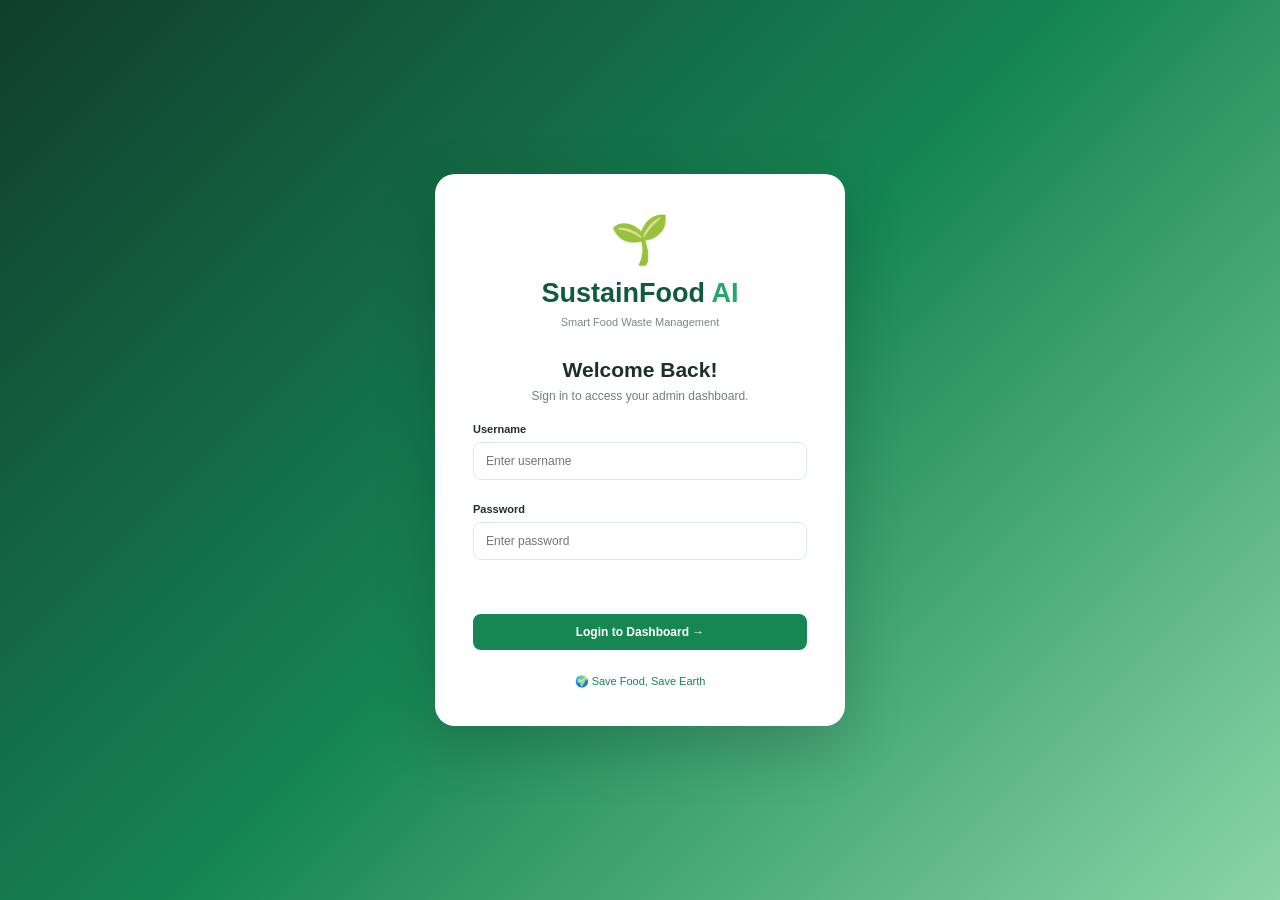
<file: login.html>
<!DOCTYPE html>
<html lang="en">
<head>
  <meta charset="UTF-8">
  <meta name="viewport" content="width=device-width, initial-scale=1.0">
  <title>SustainFood AI - Admin Login</title>
  <link rel="stylesheet" href="style.css">
</head>
<body class="login-body">

  <div class="login-screen">
    <div class="login-card">
      <div class="login-logo">🌱</div>
      <h1>SustainFood <span>AI</span></h1>
      <p class="login-subtitle">Smart Food Waste Management</p>

      <div class="login-welcome">
        <h2>Welcome Back!</h2>
        <p>Sign in to access your admin dashboard.</p>
      </div>

      <form id="loginForm">
        <label>Username</label>
        <input type="text" id="adminUsername"
          placeholder="Enter username" required>

        <label>Password</label>
        <input type="password" id="adminPassword"
          placeholder="Enter password" required>

        <p id="loginError" class="login-error"></p>

        <button type="submit" class="primary-btn full-btn">
          Login to Dashboard →
        </button>
      </form>

      <p class="login-footer">🌍 Save Food, Save Earth</p>
    </div>
  </div>

  <script>
    document.getElementById("loginForm").addEventListener("submit", function(e) {
      e.preventDefault();

      const username = document.getElementById("adminUsername").value;
      const password = document.getElementById("adminPassword").value;

      if (username === "admin" && password === "food123") {
        window.location.href = "/dashboard";
      } else {
        document.getElementById("loginError").textContent =
          "Invalid username or password!";
      }
    });
  </script>

</body>
</html>
</file>
<file: style.css>
:root {
  --green: #168653;
  --dark-green: #105b3c;
  --light-green: #e9f7ef;
  --background: #f5f8f6;
  --text: #1d3027;
  --muted: #718078;
  --border: #e5ece7;
  --white: #ffffff;
}

* { box-sizing: border-box; margin: 0; padding: 0; }

body {
  font-family: 'Inter', sans-serif;
  background: var(--background);
  color: var(--text);
}

button, input, select { font: inherit; }
button { cursor: pointer; }

.app { display: flex; min-height: 100vh; }

.sidebar {
  width: 255px;
  background: #103e2d;
  color: white;
  padding: 27px 18px;
  display: flex;
  flex-direction: column;
  position: fixed;
  inset: 0 auto 0 0;
  z-index: 5;
}

.brand { display: flex; gap: 11px; align-items: center; padding: 0 7px 32px; }
.brand-icon { font-size: 30px; }
.brand h2 { font-size: 20px; }
.brand h2 span { color: #72dfa5; }
.brand small { color: #b4cfc0; font-size: 10px; }

.nav-label, .eyebrow {
  font-size: 10px;
  font-weight: 800;
  letter-spacing: 1.4px;
  color: var(--muted);
}
.nav-label { color: #9db9aa; padding: 0 10px 12px; }

nav { display: grid; gap: 7px; }
.nav-link {
  border: 0;
  background: transparent;
  color: #d3e4da;
  text-align: left;
  padding: 13px 14px;
  border-radius: 9px;
  font-size: 13px;
  transition: .2s;
}
.nav-link:hover, .nav-link.active { background: #1d6a49; color: white; }

.sidebar-bottom { margin-top: auto; }
.eco-note {
  background: #1a5139;
  border-radius: 12px;
  padding: 15px;
  display: grid;
  gap: 7px;
  margin-bottom: 15px;
}
.eco-note span { font-size: 24px; }
.eco-note strong { font-size: 12px; }
.eco-note small { color: #b8d7c5; font-size: 11px; }
.logout-btn {
  width: 100%;
  border: 1px solid #48715d;
  color: white;
  background: transparent;
  padding: 11px;
  border-radius: 8px;
}

.main-content { margin-left: 255px; width: calc(100% - 255px); padding: 27px 34px; }
.topbar { display: flex; align-items: center; justify-content: space-between; margin-bottom: 27px; }
.topbar h1 { font-size: 25px; margin-top: 5px; }
.profile { display: flex; align-items: center; gap: 10px; font-size: 12px; }
.profile small { display: block; color: var(--muted); margin-top: 3px; }
.profile-icon {
  background: var(--light-green); color: var(--green);
  width: 38px; height: 38px; border-radius: 50%;
  display: grid; place-items: center; font-weight: 800;
}

.page { display: none; }
.page.active { display: block; }
.welcome-banner {
  background: linear-gradient(115deg, #116b45, #29a66b);
  color: white; border-radius: 17px; padding: 28px 32px;
  display: flex; justify-content: space-between; align-items: center;
  min-height: 165px; margin-bottom: 27px;
}
.welcome-banner h2 { font-size: 25px; margin: 10px 0; }
.welcome-banner p:not(.eyebrow) { color: #d8f2e3; font-size: 13px; }
.light { color: #bdebd0; }
.banner-emoji { font-size: 65px; }

.section-heading, .panel-heading {
  display: flex; justify-content: space-between; align-items: center; gap: 15px;
}
.section-heading { margin-bottom: 16px; }
.section-heading h2 { font-size: 18px; }
.section-heading p, .panel-heading p, .page-intro p {
  font-size: 12px; color: var(--muted); margin-top: 5px;
}

.stats-grid { display: grid; grid-template-columns: repeat(4, 1fr); gap: 15px; margin-bottom: 20px; }
.stat-card, .panel {
  background: white; border: 1px solid var(--border);
  border-radius: 13px; padding: 19px;
  box-shadow: 0 3px 15px rgba(23, 65, 43, .035);
}
.stat-top { display: flex; justify-content: space-between; align-items: center; font-size: 12px; color: var(--muted); }
.stat-card h2 { font-size: 27px; margin: 16px 0 3px; }
.stat-card small { color: var(--muted); font-size: 10px; }
.stat-icon { width: 37px; height: 37px; display: grid; place-items: center; border-radius: 10px; }
.green { background: #e4f6eb; }
.blue { background: #e9f2ff; }
.orange { background: #fff2df; }
.red { background: #ffeaea; }

.dashboard-grid { display: grid; grid-template-columns: 1.6fr 1fr; gap: 17px; margin-bottom: 20px; }
.panel { margin-bottom: 18px; }
.panel h3 { font-size: 15px; }
.panel-heading { margin-bottom: 18px; }
.panel canvas { max-height: 260px; }

.prediction-highlight { background: #f0faf4; text-align: center; }
.pill {
  display: inline-block; background: #d8f2e3; color: var(--dark-green);
  font-size: 9px; font-weight: 800; letter-spacing: 1px;
  border-radius: 20px; padding: 7px 11px;
}
.big-emoji { font-size: 39px; margin: 15px 0; }
.prediction-highlight p, .result-panel p { font-size: 12px; color: var(--muted); margin: 8px 0; }
.prediction-highlight h2 { color: var(--green); font-size: 35px; margin: 13px; }
.prediction-highlight h2 small { font-size: 13px; }
.primary-btn, .secondary-btn {
  border: 0; border-radius: 8px; padding: 11px 16px; font-weight: 700; font-size: 12px;
}
.primary-btn { background: var(--green); color: white; }
.primary-btn:hover { background: var(--dark-green); }
.secondary-btn { background: #edf5f0; color: var(--dark-green); }
.text-btn { background: transparent; color: var(--green); border: 0; font-size: 12px; font-weight: 700; }
.full-btn { width: 100%; margin-top: 10px; }

.page-intro { margin-bottom: 20px; }
.page-intro h2 { font-size: 21px; }
.form-layout { display: grid; grid-template-columns: 1.2fr 1fr; gap: 18px; }
form label { display: block; font-size: 11px; font-weight: 700; margin: 15px 0 7px; }
input, select {
  width: 100%; padding: 11px 12px; border: 1px solid #dce7df;
  border-radius: 8px; background: white; outline: none; font-size: 12px;
  color: var(--text);
}
input:focus, select:focus { border-color: var(--green); box-shadow: 0 0 0 3px #16865315; }
.result-panel { text-align: center; background: #f1faf5; }
.result-panel h2 { font-size: 37px; color: var(--green); margin: 16px 0; }
.tip-box { background: white; border-radius: 9px; padding: 14px; font-size: 11px; line-height: 1.7; text-align: left; margin-top: 24px; }

.form-grid { display: grid; grid-template-columns: repeat(2, 1fr); gap: 0 17px; }
.form-action { display: flex; align-items: end; padding-bottom: 2px; }
.form-action button { width: 100%; }
.inline-form { display: grid; grid-template-columns: 2fr 1fr auto; gap: 12px; align-items: end; }
.inline-form input, .inline-form select { margin-top: 15px; }

.table-wrap { overflow-x: auto; }
table { width: 100%; border-collapse: collapse; min-width: 600px; }
th, td { padding: 13px 11px; border-bottom: 1px solid var(--border); text-align: left; font-size: 11px; }
th { color: var(--muted); background: #f8faf8; font-size: 10px; }
td { color: #405249; }
.delete-btn { border: 0; background: #fff0f0; color: #c43c3c; border-radius: 6px; padding: 7px 9px; font-size: 10px; }

.menu-grid { display: grid; grid-template-columns: repeat(3, 1fr); gap: 13px; }
.menu-item, .donation-item {
  background: white; border: 1px solid var(--border); border-radius: 12px;
  padding: 17px; display: flex; justify-content: space-between; align-items: center; gap: 10px;
}
.menu-item small, .donation-item small { color: var(--muted); display: block; margin-top: 5px; font-size: 10px; }
.menu-item strong, .donation-item strong { font-size: 13px; }
.donation-list { display: grid; gap: 12px; }
.notice { color: var(--muted); font-size: 11px; line-height: 1.6; margin: 12px 0 20px; }
footer { color: #89978f; font-size: 10px; text-align: center; padding: 25px 0 5px; }

@media (max-width: 1050px) {
  .stats-grid { grid-template-columns: repeat(2, 1fr); }
  .dashboard-grid { grid-template-columns: 1fr; }
  .menu-grid { grid-template-columns: repeat(2, 1fr); }
}
@media (max-width: 700px) {
  .sidebar { width: 100%; height: auto; position: relative; padding: 15px; }
  .app { display: block; }
  .brand { padding-bottom: 15px; }
  nav { grid-template-columns: repeat(2, 1fr); }
  .nav-link { padding: 10px; font-size: 11px; }
  .nav-label, .sidebar-bottom { display: none; }
  .main-content { margin: 0; width: 100%; padding: 20px 14px; }
  .topbar h1 { font-size: 20px; }
  .welcome-banner { padding: 20px; }
  .welcome-banner h2 { font-size: 19px; }
  .banner-emoji { font-size: 42px; }
  .stats-grid { gap: 9px; }
  .stat-card { padding: 13px; }
  .stat-card h2 { font-size: 22px; }
  .form-layout, .form-grid { grid-template-columns: 1fr; }
  .inline-form { grid-template-columns: 1fr; }
  .menu-grid { grid-template-columns: 1fr; }
}

/* =================================
   ADMIN LOGIN DESIGN
================================= */

.login-screen {
  position: fixed;
  inset: 0;
  z-index: 100;
  background: linear-gradient(135deg, #103e2d, #168653, #8bd5a8);
  display: flex;
  align-items: center;
  justify-content: center;
  padding: 20px;
}

.login-card {
  background: white;
  width: 100%;
  max-width: 410px;
  padding: 38px;
  border-radius: 20px;
  text-align: center;
  box-shadow: 0 20px 60px rgba(0,0,0,.18);
}

.login-logo {
  font-size: 48px;
  margin-bottom: 10px;
}

.login-card h1 {
  font-size: 27px;
  color: #105b3c;
}

.login-card h1 span {
  color: #25a66a;
}

.login-subtitle {
  color: #7b8a80;
  font-size: 11px;
  margin-top: 7px;
}

.login-welcome {
  margin: 30px 0 20px;
}

.login-welcome h2 {
  font-size: 21px;
  margin-bottom: 7px;
}

.login-welcome p {
  font-size: 12px;
  color: #718078;
}

.login-card form {
  text-align: left;
}

.login-card input {
  margin-bottom: 8px;
}

.login-error {
  color: #d63838;
  font-size: 12px;
  margin: 10px 0;
  min-height: 16px;
}

.login-footer {
  margin-top: 25px;
  font-size: 11px;
  color: #168653;
}

body.login-active {
  overflow: hidden;
}

@media(max-width: 450px) {
  .login-card {
    padding: 25px;
  }
}
</file>
